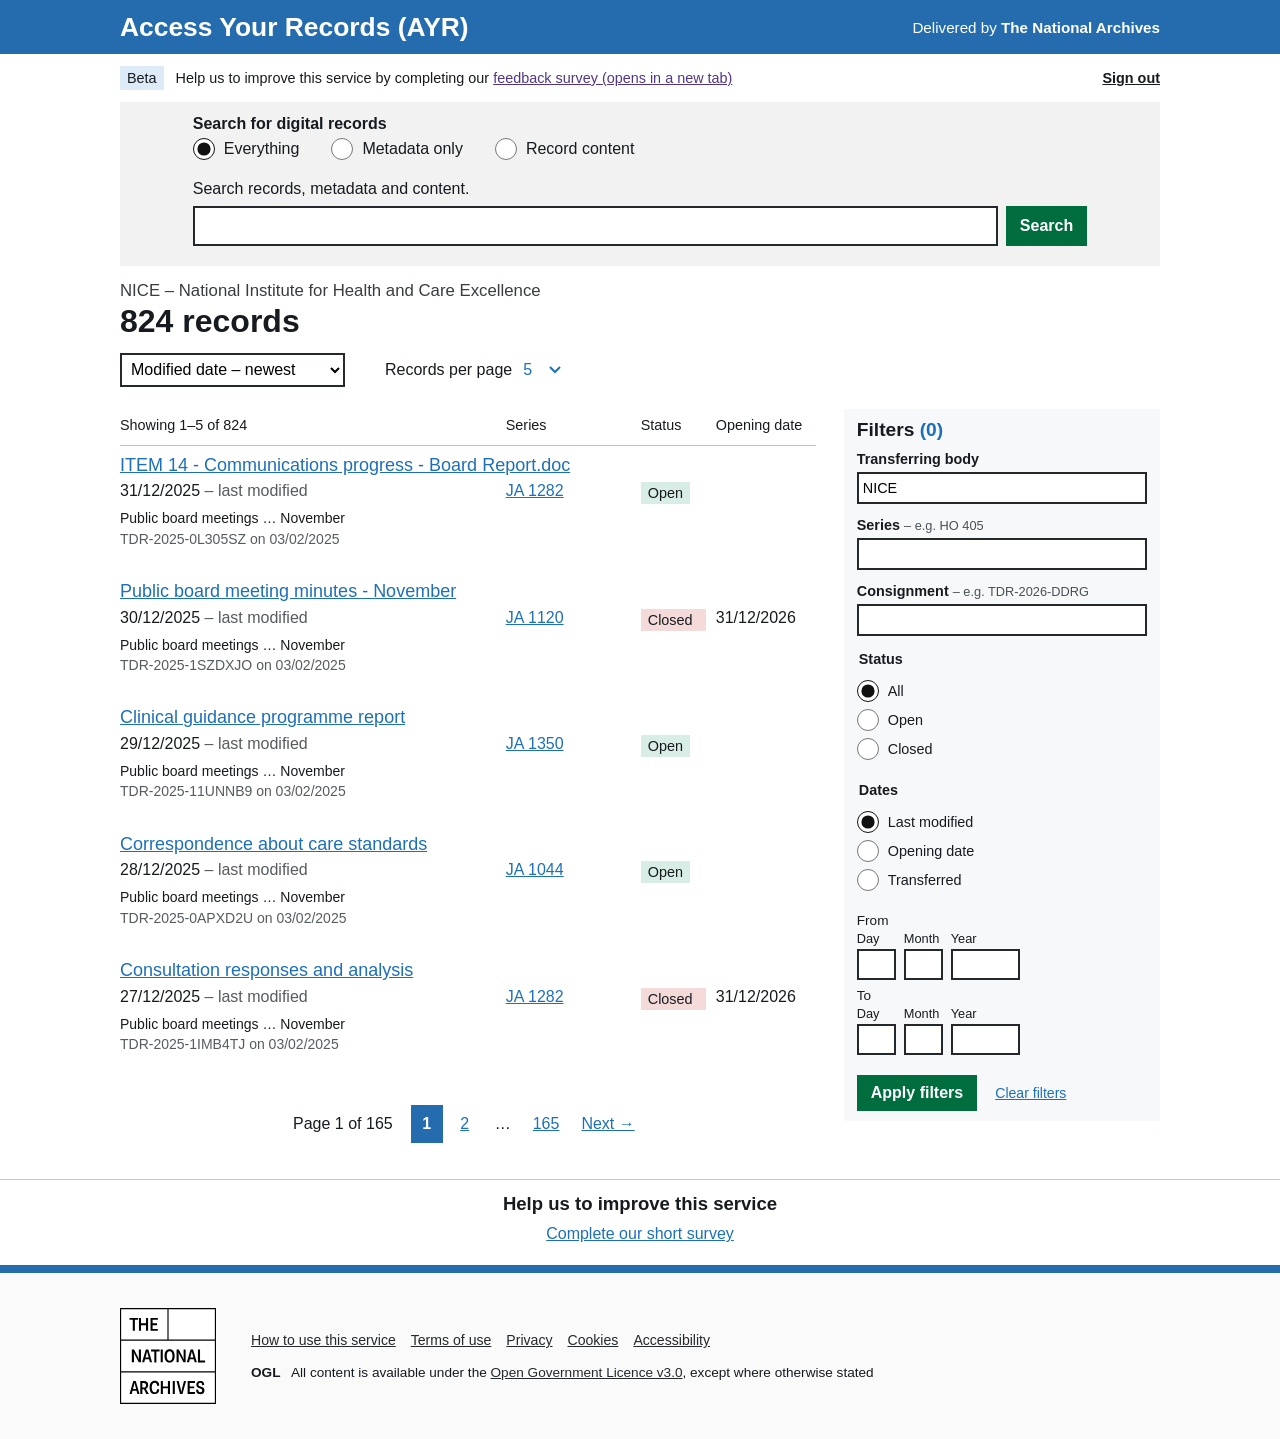
<file: ayr/search/v1/index.html>
<!doctype html>
<html lang="en">
<head>
<meta charset="utf-8"><meta name="viewport" content="width=device-width, initial-scale=1">
<title>Browse digital records – Access Your Records</title>
<style>
:root{font-family:Arial,Helvetica,sans-serif;color:#171b1f;font-size:16px;-webkit-text-size-adjust:100%;text-size-adjust:100%}*{box-sizing:border-box}body{margin:0;background:white}button,input,select{font:inherit}button{cursor:pointer}a,.link-button{color:#1d70b8;text-decoration:underline}.container{max-width:1080px;margin-inline:auto;padding-inline:20px}.masthead{background:#246cad;color:#fff}.masthead .container{min-height:54px;display:flex;align-items:center;justify-content:space-between;gap:20px}.masthead strong{font-size:1.65rem}.masthead small{font-size:.95rem}.beta{display:flex;align-items:center;justify-content:space-between;gap:16px;min-height:48px;font-size:.9rem}.beta-tag{background:#dcebf7;padding:4px 7px}.beta p{margin:0}.beta a{color:#51358a}.beta .signout{font-weight:bold;color:#171b1f;white-space:nowrap}.search-panel{background:#f2f2f2;padding:13px 7% 20px;margin-bottom:15px}.search-panel h1{font-size:1rem;margin:0 0 5px}.choices{border:0;padding:0;margin:0 0 20px;display:flex;gap:32px;flex-wrap:wrap}.choices label,.radio-row{display:flex;align-items:center;gap:9px;cursor:pointer}.choices input,.radio-row input{width:22px;height:22px;margin:0;accent-color:#111}.hint{display:block;margin-bottom:8px}.form-line{display:flex;align-items:stretch;gap:8px}.form-line input{border:2px solid #25282a;background:#fff;min-width:0;flex:1;padding:8px;height:40px}.green{background:#006d3e;border:0;color:#fff;font-weight:bold;padding:8px 14px;min-height:36px}.green:hover{background:#00572f}.applied{display:flex;align-items:center;flex-wrap:wrap;gap:8px 15px;margin-top:14px}.applied:empty{display:none}.chip-item{display:inline-flex;align-items:center;gap:7px;max-width:100%;flex-wrap:wrap}.chip-label{color:#41464a;font-size:.9rem;white-space:nowrap}.chip{border:1px solid #1d70b8;color:#1d70b8;background:white;white-space:normal;overflow-wrap:anywhere;padding:5px 8px;display:flex;align-items:center;gap:12px}.chip:hover{background:#eaf2f8}.clear-search{border:0;background:none;color:#1d70b8;text-decoration:underline;margin-left:auto;padding:5px}.org{font-size:1.05rem;margin:0 0 2px;color:#393d40}.count{font-size:2rem;margin:0 0 13px;line-height:1.15}.toolbar{display:flex;align-items:center;gap:40px;margin-bottom:22px}.toolbar select{border:2px solid #24292c;border-radius:0;background:#fff;padding:5px;min-height:34px}.toolbar #sort{min-width:225px}.page-size{display:flex;align-items:center;gap:8px}.page-size select{appearance:none;border:0;color:#1d70b8;width:43px;min-width:0;padding:5px 16px 5px 3px;cursor:pointer;background:#fff url("data:image/svg+xml,%3Csvg xmlns='http://www.w3.org/2000/svg' width='12' height='8' viewBox='0 0 12 8'%3E%3Cpath fill='none' stroke='%231d70b8' stroke-width='2' d='m1 1 5 5 5-5'/%3E%3C/svg%3E") no-repeat right 2px center}.results-grid{display:grid;grid-template-columns:minmax(0,2.2fr) minmax(250px,1fr);gap:28px}.list-head{display:grid;grid-template-columns:minmax(0,1fr) 125px 65px 100px;gap:10px;padding:8px 0 12px;border-bottom:1px solid #bdc2c5;font-size:.9rem}.record{padding:8px 0 22px}#list .record-title{display:block;font-size:18px;line-height:1.3;font-weight:normal;margin-bottom:5px}.excerpt{margin:7px 0 0;font-size:16px;line-height:1.3}.excerpt mark{background:#ffe39a;color:inherit;padding:0 1px}.record-fields{display:grid;grid-template-columns:minmax(0,1fr) 125px 65px 100px;gap:10px;align-items:start;font-size:16px}.record-fields a{color:#1d70b8;font-size:16px}.mobile-meta{display:none}.record-fields .closure{display:contents}.status{display:inline-block;padding:3px 7px;font-size:.9rem}.open{background:#d7ede5}.closed{background:#f5dada}.details{font-size:14px;margin-top:5px;line-height:1.32}.details>div{margin-bottom:2px}.muted{color:#565b60}.filters{background:#f7f8f9;align-self:start;padding:10px 13px}.filters h2{font-size:1.2rem;margin:0 0 10px}.filters h2 span{color:#1d70b8}.filter-field{display:block;margin-bottom:13px;font-size:.9rem;font-weight:bold}.filter-field input{display:block;width:100%;border:2px solid #25282a;height:32px;padding:4px;margin-top:5px;font-weight:normal}.filter-field em{font-size:.8rem;font-weight:normal;font-style:normal;color:#4a5156}.filter-group{border:0;padding:0;margin:15px 0}.filter-group legend{font-weight:bold;font-size:.9rem;margin-bottom:6px}.radio-row{margin:7px 0;font-size:.9rem}.date-label{font-size:.85rem;margin:8px 0 3px}.date-inputs{display:flex;gap:8px}.date-inputs label{font-size:.8rem}.date-inputs input{display:block;border:2px solid #25282a;padding:3px;width:39px;height:31px;margin-top:3px}.date-inputs label:last-child input{width:69px}.filter-actions{display:flex;align-items:center;gap:15px;margin-top:20px}.link-button{border:0;background:none;padding:3px;font-size:.88rem}.pagination[hidden]{display:none}.pagination{display:flex;justify-content:center;align-items:center;gap:6px;margin:28px 0 36px;flex-wrap:wrap}.pagination button{background:white;border:0;color:#1d70b8;text-decoration:underline;min-width:32px;min-height:38px;padding:6px 8px}.pagination button[aria-current="page"]{background:#246cad;color:white;text-decoration:none;font-weight:bold}.pagination button:disabled{color:#888;text-decoration:none;cursor:default}.pagination .ellipsis{padding:0 8px}.empty{padding:24px 0}.survey{border-top:1px solid #c7cbd0;text-align:center;padding:13px 20px 22px}.survey h2{font-size:1.16rem;margin:0 0 10px}.footer{border-top:8px solid #246cad;background:#fafafa;padding:35px 0;min-height:145px}.footer .container{display:flex;gap:35px;align-items:center}.tna-mark{display:block;width:96px;height:96px;flex:none}.footer nav{display:flex;flex-wrap:wrap;gap:15px;font-size:.88rem}.footer a{color:#25292c}.footer p{font-size:.85rem;margin:17px 0 0}.footer-content{min-width:0}button:focus-visible,input:focus-visible,select:focus-visible,a:focus-visible{outline:3px solid #ffbf47;outline-offset:2px}
@media(max-width:750px){.container{padding-inline:16px}.masthead .container{min-height:50px}.masthead strong{font-size:1.2rem}.masthead small{font-size:.75rem;text-align:right}.beta{font-size:.78rem}.search-panel{padding:18px}.choices{gap:8px 20px;margin-bottom:16px}.toolbar{gap:12px;flex-wrap:wrap}.results-grid{display:flex;flex-direction:column}.filters{order:2}.list-head{display:block}.list-head span:not(:first-child){display:none}.record-fields{display:flex;flex-direction:column;align-items:flex-start;gap:7px}.record-fields .opening:empty{display:none}.record-fields .closure{display:flex;align-items:center;gap:14px;flex-wrap:wrap}.mobile-meta{display:inline}.record{padding:8px 0 28px}.footer .container{align-items:start}.footer nav{gap:10px}}
@media(max-width:480px){.masthead small{display:none}.beta .signout{display:none}.form-line{flex-wrap:wrap}.form-line input{flex-basis:100%}.org{font-size:.95rem}.count{font-size:1.7rem}.footer .container{gap:16px}.tna-mark{width:72px;height:72px}}
</style>
</head>
<body>
<header class="masthead"><div class="container"><strong>Access Your Records (AYR)</strong><small>Delivered by <b>The National Archives</b></small></div></header>
<div class="container beta"><p><span class="beta-tag">Beta</span> &nbsp; Help us to improve this service by completing our <a href="#survey">feedback survey (opens in a new tab)</a></p><a class="signout" href="#" onclick="return false">Sign out</a></div>
<main class="container">
<section class="search-panel" aria-labelledby="search-title"><h1 id="search-title">Search for digital records</h1><form id="search-form"><fieldset class="choices" aria-label="Search in"><label><input type="radio" name="scope" value="Everything" checked> Everything</label><label><input type="radio" name="scope" value="Metadata only"> Metadata only</label><label><input type="radio" name="scope" value="Record content"> Record content</label></fieldset><label class="hint" id="hint" for="term">Search records, metadata and content.</label><div class="form-line"><input type="search" id="term" autocomplete="off"><button class="green" type="submit">Search</button></div></form><div id="applied" class="applied" aria-live="polite"></div></section>
<p class="org">NICE – National Institute for Health and Care Excellence</p><h2 class="count" id="count" aria-live="polite">824 records</h2>
<div class="toolbar"><label><span style="position:absolute;clip-path:inset(50%)">Sort records</span><select id="sort"><option value="new">Modified date – newest</option><option value="old">Modified date – oldest</option><option value="title">Title – A to Z</option></select></label><label class="page-size">Records per page <select id="page-size"><option>5</option><option>10</option><option>20</option></select></label></div>
<div class="results-grid"><div><div class="list-head"><span id="range" aria-live="polite">Showing 1–5 of 824</span><span>Series</span><span>Status</span><span>Opening date</span></div><div id="list"></div><nav id="pagination" class="pagination" aria-label="Results pages"></nav></div>
<aside class="filters"><h2>Filters <span id="filter-count">(0)</span></h2><form id="filter-form"><label class="filter-field">Transferring body<input id="body-filter" value="NICE"></label><label class="filter-field">Series <em>– e.g. HO 405</em><input id="series-filter"></label><label class="filter-field">Consignment <em>– e.g. TDR-2026-DDRG</em><input id="consignment-filter"></label><fieldset class="filter-group"><legend>Status</legend><label class="radio-row"><input type="radio" name="status" value="All" checked> All</label><label class="radio-row"><input type="radio" name="status" value="Open"> Open</label><label class="radio-row"><input type="radio" name="status" value="Closed"> Closed</label></fieldset><fieldset class="filter-group"><legend>Dates</legend><label class="radio-row"><input type="radio" name="date-type" value="Last modified" checked> Last modified</label><label class="radio-row"><input type="radio" name="date-type" value="Opening date"> Opening date</label><label class="radio-row"><input type="radio" name="date-type" value="Transferred"> Transferred</label></fieldset><div class="date-label">From</div><div class="date-inputs"><label>Day<input id="from-day" inputmode="numeric" maxlength="2"></label><label>Month<input id="from-month" inputmode="numeric" maxlength="2"></label><label>Year<input id="from-year" inputmode="numeric" maxlength="4"></label></div><div class="date-label">To</div><div class="date-inputs"><label>Day<input id="to-day" inputmode="numeric" maxlength="2"></label><label>Month<input id="to-month" inputmode="numeric" maxlength="2"></label><label>Year<input id="to-year" inputmode="numeric" maxlength="4"></label></div><div class="filter-actions"><button type="submit" class="green">Apply filters</button><button type="button" id="clear-filters" class="link-button">Clear filters</button></div></form></aside></div>
</main><section class="survey" id="survey"><h2>Help us to improve this service</h2><a href="#survey" onclick="return false">Complete our short survey</a></section><footer class="footer"><div class="container"><img class="tna-mark" src="tna-square-logo.svg" alt="The National Archives" width="96" height="96"><div class="footer-content"><nav><a href="#" onclick="return false">How to use this service</a><a href="#" onclick="return false">Terms of use</a><a href="#" onclick="return false">Privacy</a><a href="#" onclick="return false">Cookies</a><a href="#" onclick="return false">Accessibility</a></nav><p><b>OGL</b> &nbsp; All content is available under the <a href="#" onclick="return false">Open Government Licence v3.0</a>, except where otherwise stated</p></div></div></footer>
<script>
const titles=['ITEM 14 - Communications progress - Board Report.doc','Public board meeting minutes - November','Clinical guidance programme report','Correspondence about care standards','Consultation responses and analysis','Research advisory group papers','Policy and planning update','Annual review of service delivery','Evidence review and recommendations','Committee meeting agenda and papers','Digital records transfer schedule','Programme assessment summary'];
const snippets=['This record contains papers prepared for the National Institute for Health and Care Excellence board and its working groups.','Minutes and supporting documents concerning the public board meeting and subsequent actions.','A report considering programme progress, evidence and recommendations for future work.','Correspondence and briefing material relating to the development of national guidance.'];
const series=['JA 1282','JA 1120','JA 1350','JA 1044'];
const state={chips:[],page:1,filters:null};
const $=id=>document.getElementById(id), escapeHTML=s=>String(s).replace(/[&<>"']/g,c=>({'&':'&amp;','<':'&lt;','>':'&gt;','"':'&quot;'}[c]));
const hints={'Everything':'Search records, metadata and content.','Metadata only':'Search record metadata.','Record content':'Search within record content.'};
function highlightedExcerpt(value){const terms=[...new Set(state.chips.filter(c=>c.scope==='Record content').map(c=>c.term).filter(Boolean))].sort((a,b)=>b.length-a.length);if(!terms.length)return escapeHTML(value);const escaped=terms.map(t=>t.replace(/[.*+?^${}()|[\]\\]/g,'\\$&'));const matcher=new RegExp(escaped.join('|'),'gi');let html='',last=0;for(const match of value.matchAll(matcher)){html+=escapeHTML(value.slice(last,match.index))+'<mark>'+escapeHTML(match[0])+'</mark>';last=match.index+match[0].length}return html+escapeHTML(value.slice(last))}
function totalCount(){let n=824;state.chips.forEach((chip,i)=>{n=Math.floor(n*(i===0?.237:i===1?.095:.12))});if(state.filters){const f=state.filters;if(f.body&&f.body.toLowerCase()!=='nice'&&!('national institute for health and care excellence').includes(f.body.toLowerCase()))return 0;if(f.series)n=Math.floor(n*(f.series.toLowerCase()==='ja 1282'?.27:.12));if(f.consignment)n=Math.floor(n*.18);if(f.status!=='All')n=Math.floor(n*.5);if(f.from||f.to)n=Math.floor(n*.38)}return Math.max(0,n)}
function seededRecord(index,total){const sort=$('sort').value;let i=sort==='old'?total-1-index:index;let alphabetical=[...titles.keys()].sort((a,b)=>titles[a].localeCompare(titles[b]));let k=sort==='title'?alphabetical[Math.min(titles.length-1,Math.floor(index*titles.length/total))]:i%titles.length;let status=i%3===1?'Closed':'Open';let modified=new Date(Date.UTC(2025,11,31)-i*86400000);let year=modified.getUTCFullYear();let day=String(modified.getUTCDate()).padStart(2,'0');let month=String(modified.getUTCMonth()+1).padStart(2,'0');let date=`${day}/${month}/${year}`;let title=titles[k],excerpt=snippets[i%snippets.length],seriesValue=series[i%series.length],reference=`TDR-${year}-${(Math.imul(i+83,2654435761)>>>0).toString(36).toUpperCase().padStart(7,'0')}`;let extra='';
for(const chip of state.chips){let q=chip.term;if(chip.scope==='Metadata only'){if(/^\d{1,2}\/\d{1,2}\/\d{4}$/.test(q))date=q;else if(/^[A-Za-z]{1,5}\s*\d+/.test(q))seriesValue=q.toUpperCase();else extra+=(extra?' · ':'')+`Subject: ${q}`}else if(chip.scope==='Record content')excerpt+=` The record content includes ${q}.`;else if(/^\d{1,2}\/\d{1,2}\/\d{4}$/.test(q))date=q;else if(/^[A-Za-z]{1,5}\s*\d+/.test(q))seriesValue=q.toUpperCase();else if(!title.toLowerCase().includes(q.toLowerCase()))title+=` – ${q}`}
if(i>=titles.length&&sort!=='title')title+=` – file ${String(i+1).padStart(3,'0')}`;
const f=state.filters;if(f){if(f.series)seriesValue=f.series.toUpperCase();if(f.consignment)reference=f.consignment;if(f.status!=='All')status=f.status;if(f.from)date=f.from;if(f.to&&!f.from)date=f.to}
return {title,excerpt,seriesValue,reference,status,date,opening:status==='Closed'?'31/12/2026':'',extra};}
function renderChips(){const applied=$('applied');applied.replaceChildren();for(const scope of ['Everything','Metadata only','Record content'].filter(scope=>state.chips.some(c=>c.scope===scope))){let item=document.createElement('div');item.className='chip-item';let label=document.createElement('span');label.className='chip-label';label.textContent={'Everything':'Everything','Metadata only':'Metadata','Record content':'Content'}[scope];item.append(label);for(const chip of state.chips.filter(c=>c.scope===scope)){let b=document.createElement('button');b.type='button';b.className='chip';b.setAttribute('aria-label',`Remove ${chip.term} from ${scope} search`);b.textContent=chip.term+'  ×';b.addEventListener('click',()=>{state.chips=state.chips.filter(c=>c!==chip);state.page=1;render();$('term').focus()});item.append(b)}applied.append(item)}if(state.chips.length>1){let clear=document.createElement('button');clear.className='clear-search';clear.type='button';clear.textContent='Clear search';clear.onclick=()=>{state.chips=[];state.page=1;render();$('term').focus()};applied.append(clear)}}
function pageButton(label,page,current=false){const b=document.createElement('button');b.type='button';b.textContent=label;if(current)b.setAttribute('aria-current','page');b.setAttribute('aria-label',typeof label==='number'?`Page ${label}`:label);b.onclick=()=>{state.page=page;render();$('range').scrollIntoView({block:'start'})};return b}
function renderPagination(pages){const nav=$('pagination');nav.replaceChildren();nav.hidden=pages<=1;if(pages<=1)return;let position=document.createElement('span');position.textContent=`Page ${state.page} of ${pages}`;position.style.marginRight='12px';nav.append(position);let selected=new Set([1,pages,state.page-1,state.page,state.page+1].filter(p=>p>=1&&p<=pages));if(state.page>1)nav.append(pageButton('← Previous',state.page-1));let prev=0;for(const p of [...selected].sort((a,b)=>a-b)){if(prev&&p-prev>1){let ellipsis=document.createElement('span');ellipsis.className='ellipsis';ellipsis.textContent='…';nav.append(ellipsis)}nav.append(pageButton(p,p,p===state.page));prev=p}if(state.page<pages)nav.append(pageButton('Next →',state.page+1))}
function render(){renderChips();let total=totalCount(),size=Number($('page-size').value),pages=Math.ceil(total/size);state.page=Math.max(1,Math.min(state.page,pages||1));$('count').textContent=`${total} ${total===1?'record':'records'}`;let start=(state.page-1)*size,end=Math.min(total,start+size);$('range').textContent=total?`Showing ${start+1}–${end} of ${total}`:'Showing 0 of 0';let html='';for(let index=start;index<end;index++){let r=seededRecord(index,total);html+=`<article class="record"><a class="record-title" href="#" onclick="return false">${escapeHTML(r.title)}</a><div class="record-fields"><span>${escapeHTML(r.date)} <span class="muted">– last modified</span></span><span><a href="#" onclick="return false">${escapeHTML(r.seriesValue)}</a><span class="mobile-meta"> – series</span></span>${r.status==='Closed'?`<span class="closure"><span class="status closed">Closed</span><span class="opening">${r.opening}<span class="mobile-meta"> – opening date</span></span></span>`:`<span><span class="status open">Open</span></span><span class="opening"></span>`}</div><div class="details"><div>Public board meetings … November</div><div class="muted">${escapeHTML(r.reference)} on 03/02/2025${r.extra?' · '+escapeHTML(r.extra):''}</div></div>${state.chips.some(c=>c.scope==='Record content')?`<p class="excerpt">${highlightedExcerpt(r.excerpt)}</p>`:''}</article>`}$('list').innerHTML=html||'<p class="empty">No records found. Try removing a search term or clearing the filters.</p>';renderPagination(pages);$('filter-count').textContent=`(${state.filters?Object.entries(state.filters).filter(([key,value])=>key!=='body'&&key!=='status'&&key!=='dateType'&&value).length+(state.filters.status!=='All'?1:0):0})`}
$('search-form').addEventListener('submit',e=>{e.preventDefault();let value=$('term').value.trim();if(!value){$('term').focus();return}state.chips.push({term:value,scope:e.currentTarget.elements.scope.value});$('term').value='';state.page=1;render();$('term').focus()});$('search-form').addEventListener('change',e=>{if(e.target.name==='scope')$('hint').textContent=hints[e.target.value]});$('sort').addEventListener('change',()=>{state.page=1;render()});$('page-size').addEventListener('change',()=>{state.page=1;render()});
function enteredDate(prefix){let y=$(prefix+'-year').value.trim(),m=$(prefix+'-month').value.trim(),d=$(prefix+'-day').value.trim();return y?`${(d||'01').padStart(2,'0')}/${(m||'01').padStart(2,'0')}/${y}`:''}
$('filter-form').addEventListener('submit',e=>{e.preventDefault();state.filters={body:$('body-filter').value.trim(),series:$('series-filter').value.trim(),consignment:$('consignment-filter').value.trim(),status:e.currentTarget.elements.status.value,dateType:e.currentTarget.elements['date-type'].value,from:enteredDate('from'),to:enteredDate('to')};state.page=1;render()});$('clear-filters').onclick=()=>{$('filter-form').reset();['series-filter','consignment-filter','from-day','from-month','from-year','to-day','to-month','to-year'].forEach(id=>$(id).value='');$('body-filter').value='NICE';state.filters=null;state.page=1;render()};render();
</script>
</body></html>
</file>
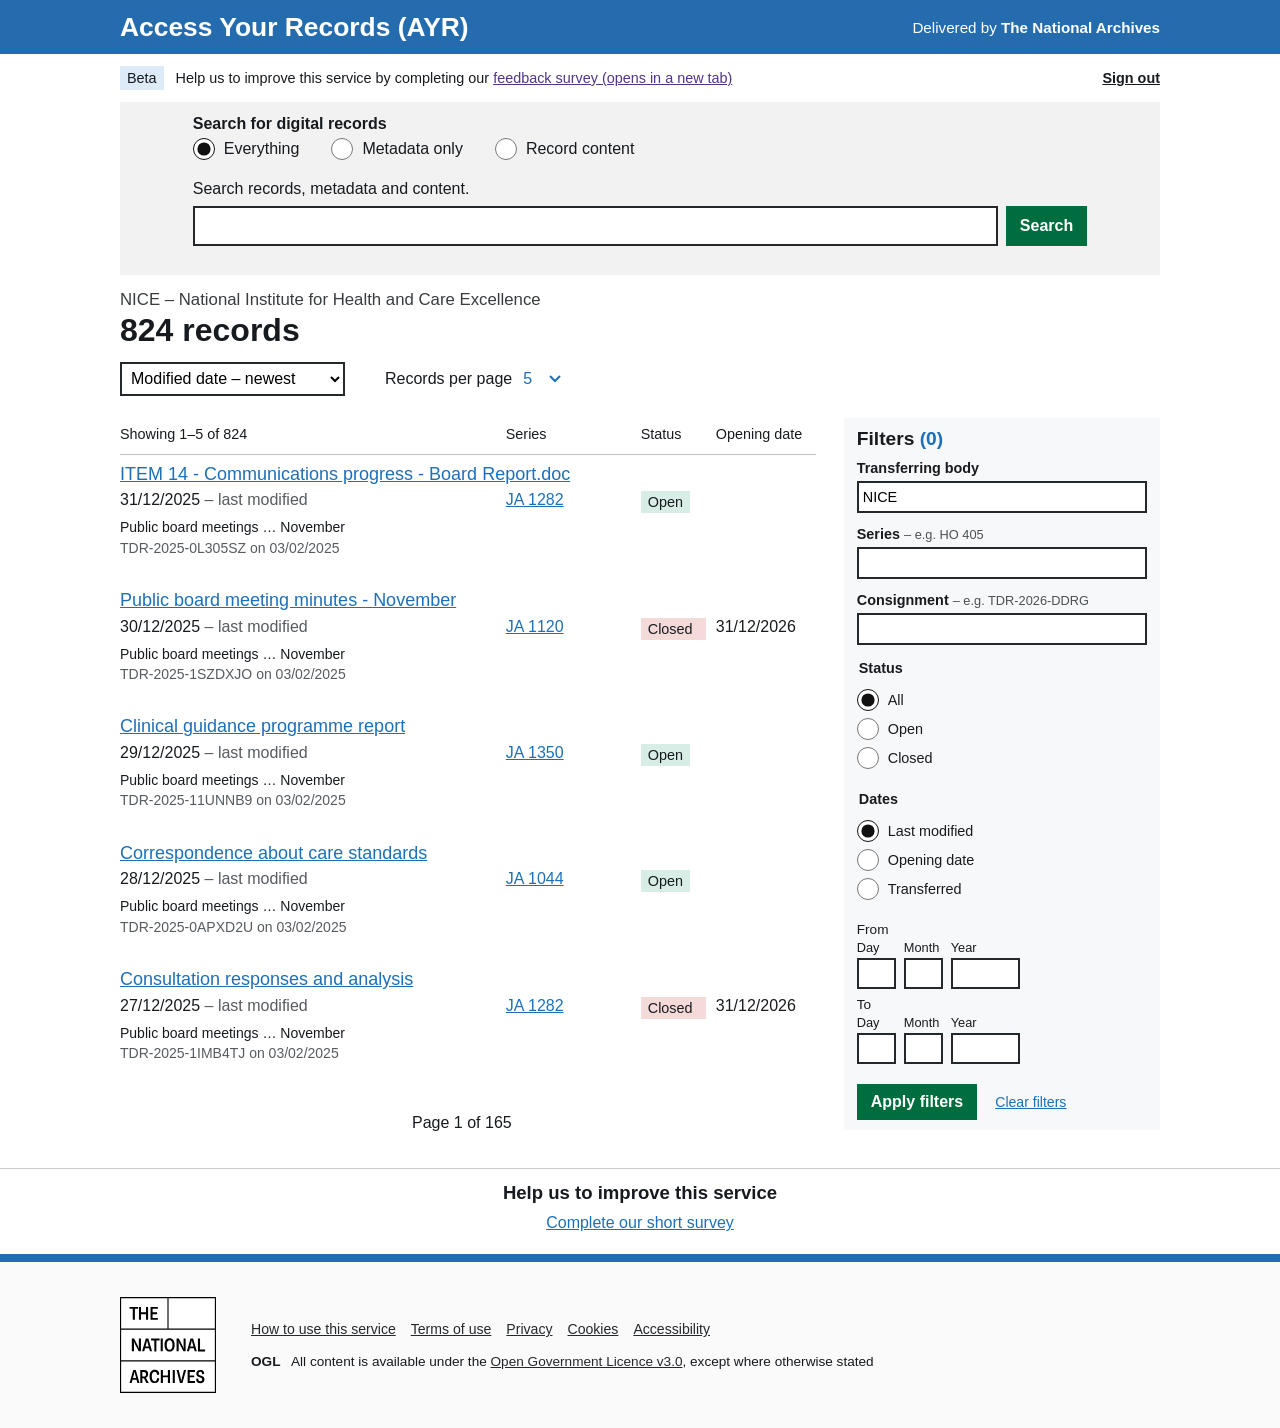
<file: ayr/search/v2/index.html>
<!doctype html>
<html lang="en">
<head>
<meta charset="utf-8"><meta name="viewport" content="width=device-width, initial-scale=1">
<title>Browse digital records – Access Your Records</title>
<style>
:root{font-family:Arial,Helvetica,sans-serif;color:#171b1f;font-size:16px;-webkit-text-size-adjust:100%;text-size-adjust:100%}*{box-sizing:border-box}body{margin:0;background:white}button,input,select{font:inherit}button{cursor:pointer}a,.link-button{color:#1d70b8;text-decoration:underline}.container{max-width:1080px;margin-inline:auto;padding-inline:20px}.masthead{background:#246cad;color:#fff}.masthead .container{min-height:54px;display:flex;align-items:center;justify-content:space-between;gap:20px}.masthead strong{font-size:1.65rem}.masthead small{font-size:.95rem}.beta{display:flex;align-items:center;justify-content:space-between;gap:16px;min-height:48px;font-size:.9rem}.beta-tag{background:#dcebf7;padding:4px 7px}.beta p{margin:0}.beta a{color:#51358a}.beta .signout{font-weight:bold;color:#171b1f;white-space:nowrap}.search-panel{background:#f2f2f2;padding:13px 7% 20px;margin-bottom:15px}.search-panel h1{font-size:1rem;margin:0 0 5px}.choices{border:0;padding:0;margin:0 0 20px;display:flex;gap:32px;flex-wrap:wrap}.choices label,.radio-row{display:flex;align-items:center;gap:9px;cursor:pointer}.choices input,.radio-row input{width:22px;height:22px;margin:0;accent-color:#111}.hint{display:block;margin-bottom:8px}.form-line{display:flex;align-items:stretch;gap:8px}.form-line input{border:2px solid #25282a;background:#fff;min-width:0;flex:1;padding:8px;height:40px}.green{background:#006d3e;border:0;color:#fff;font-weight:bold;padding:8px 14px;min-height:36px}.green:hover{background:#00572f}.applied{display:flex;align-items:center;flex-wrap:wrap;gap:8px 15px;margin-top:14px}.applied:empty{display:none}.chip-item{display:inline-flex;align-items:center;gap:7px;max-width:100%;flex-wrap:wrap}.chip-label{color:#41464a;font-size:.9rem;white-space:nowrap}.chip{border:1px solid #1d70b8;color:#1d70b8;background:white;white-space:normal;overflow-wrap:anywhere;padding:5px 8px;display:flex;align-items:center;gap:12px}.chip:hover{background:#eaf2f8}.clear-search{border:0;background:none;color:#1d70b8;text-decoration:underline;padding:5px}.add-term-row{text-align:center;margin-top:9px}.add-term{border:0;background:none;color:#1d70b8;text-decoration:underline;padding:3px}.add-term[hidden]{display:none}.org{font-size:1.05rem;margin:0 0 2px;color:#393d40}.count{font-size:2rem;margin:0 0 13px;line-height:1.15}.toolbar{display:flex;align-items:center;gap:40px;margin-bottom:22px}.toolbar select{border:2px solid #24292c;border-radius:0;background:#fff;padding:5px;min-height:34px}.toolbar #sort{min-width:225px}.page-size{display:flex;align-items:center;gap:8px}.page-size select{appearance:none;border:0;color:#1d70b8;width:43px;min-width:0;padding:5px 16px 5px 3px;cursor:pointer;background:#fff url("data:image/svg+xml,%3Csvg xmlns='http://www.w3.org/2000/svg' width='12' height='8' viewBox='0 0 12 8'%3E%3Cpath fill='none' stroke='%231d70b8' stroke-width='2' d='m1 1 5 5 5-5'/%3E%3C/svg%3E") no-repeat right 2px center}.results-grid{display:grid;grid-template-columns:minmax(0,2.2fr) minmax(250px,1fr);gap:28px}.list-head{display:grid;grid-template-columns:minmax(0,1fr) 125px 65px 100px;gap:10px;padding:8px 0 12px;border-bottom:1px solid #bdc2c5;font-size:.9rem}.record{padding:8px 0 22px}#list .record-title{display:block;font-size:18px;line-height:1.3;font-weight:normal;margin-bottom:5px}.excerpt{margin:7px 0 0;font-size:16px;line-height:1.3}.excerpt mark{background:#ffe39a;color:inherit;padding:0 1px}.record-fields{display:grid;grid-template-columns:minmax(0,1fr) 125px 65px 100px;gap:10px;align-items:start;font-size:16px}.record-fields a{color:#1d70b8;font-size:16px}.mobile-meta{display:none}.record-fields .closure{display:contents}.status{display:inline-block;padding:3px 7px;font-size:.9rem}.open{background:#d7ede5}.closed{background:#f5dada}.details{font-size:14px;margin-top:5px;line-height:1.32}.details>div{margin-bottom:2px}.muted{color:#565b60}.filters{background:#f7f8f9;align-self:start;padding:10px 13px}.filters h2{font-size:1.2rem;margin:0 0 10px}.filters h2 span{color:#1d70b8}.filter-field{display:block;margin-bottom:13px;font-size:.9rem;font-weight:bold}.filter-field input{display:block;width:100%;border:2px solid #25282a;height:32px;padding:4px;margin-top:5px;font-weight:normal}.filter-field em{font-size:.8rem;font-weight:normal;font-style:normal;color:#4a5156}.filter-group{border:0;padding:0;margin:15px 0}.filter-group legend{font-weight:bold;font-size:.9rem;margin-bottom:6px}.radio-row{margin:7px 0;font-size:.9rem}.date-label{font-size:.85rem;margin:8px 0 3px}.date-inputs{display:flex;gap:8px}.date-inputs label{font-size:.8rem}.date-inputs input{display:block;border:2px solid #25282a;padding:3px;width:39px;height:31px;margin-top:3px}.date-inputs label:last-child input{width:69px}.filter-actions{display:flex;align-items:center;gap:15px;margin-top:20px}.link-button{border:0;background:none;padding:3px;font-size:.88rem}.pagination[hidden]{display:none}.pagination{display:flex;justify-content:center;align-items:center;gap:6px;margin:28px 0 36px;flex-wrap:wrap}.pagination button{background:white;border:0;color:#1d70b8;text-decoration:underline;min-width:32px;min-height:38px;padding:6px 8px}.pagination button[aria-current="page"]{background:#246cad;color:white;text-decoration:none;font-weight:bold}.pagination button:disabled{color:#888;text-decoration:none;cursor:default}.pagination .ellipsis{padding:0 8px}.empty{padding:24px 0}.survey{border-top:1px solid #c7cbd0;text-align:center;padding:13px 20px 22px}.survey h2{font-size:1.16rem;margin:0 0 10px}.footer{border-top:8px solid #246cad;background:#fafafa;padding:35px 0;min-height:145px}.footer .container{display:flex;gap:35px;align-items:center}.tna-mark{display:block;width:96px;height:96px;flex:none}.footer nav{display:flex;flex-wrap:wrap;gap:15px;font-size:.88rem}.footer a{color:#25292c}.footer p{font-size:.85rem;margin:17px 0 0}.footer-content{min-width:0}button:focus-visible,select:focus-visible,a:focus-visible{outline:3px solid #ffdd00;outline-offset:0;box-shadow:0 0 0 2px #0b0c0c}input:focus-visible{outline:4px solid #ffdd00;outline-offset:0;box-shadow:inset 0 0 0 2px #0b0c0c}
@media(max-width:750px){.container{padding-inline:16px}.masthead .container{min-height:50px}.masthead strong{font-size:1.2rem}.masthead small{font-size:.75rem;text-align:right}.beta{font-size:.78rem}.search-panel{padding:18px}.choices{gap:8px 20px;margin-bottom:16px}.toolbar{gap:12px;flex-wrap:wrap}.results-grid{display:flex;flex-direction:column}.filters{order:2}.list-head{display:block}.list-head span:not(:first-child){display:none}.record-fields{display:flex;flex-direction:column;align-items:flex-start;gap:7px}.record-fields .opening:empty{display:none}.record-fields .closure{display:flex;align-items:center;gap:14px;flex-wrap:wrap}.mobile-meta{display:inline}.record{padding:8px 0 28px}.footer .container{align-items:start}.footer nav{gap:10px}}
@media(max-width:480px){.masthead small{display:none}.beta .signout{display:none}.form-line{flex-wrap:wrap}.form-line input{flex-basis:100%}.org{font-size:.95rem}.count{font-size:1.7rem}.footer .container{gap:16px}.tna-mark{width:72px;height:72px}}

#addTerm, #add, .add-term, .add-search-term { font-size: 18px; }
</style>
</head>
<body>
<header class="masthead"><div class="container"><strong>Access Your Records (AYR)</strong><small>Delivered by <b>The National Archives</b></small></div></header>
<div class="container beta"><p><span class="beta-tag">Beta</span> &nbsp; Help us to improve this service by completing our <a href="#survey">feedback survey (opens in a new tab)</a></p><a class="signout" href="#" onclick="return false">Sign out</a></div>
<main class="container">
<section class="search-panel" aria-labelledby="search-title"><h1 id="search-title">Search for digital records</h1><form id="search-form"><fieldset class="choices" aria-label="Search in"><label><input type="radio" name="scope" value="Everything" checked> Everything</label><label><input type="radio" name="scope" value="Metadata only"> Metadata only</label><label><input type="radio" name="scope" value="Record content"> Record content</label></fieldset><label class="hint" id="hint" for="term">Search records, metadata and content.</label><div class="form-line"><input type="search" id="term" autocomplete="off"><button class="green" type="submit">Search</button></div></form><div id="applied" class="applied" aria-live="polite"></div><div class="add-term-row"><button type="button" id="add-term" class="add-term" hidden>Add another search term</button></div></section>
<p class="org">NICE – National Institute for Health and Care Excellence</p><h2 class="count" id="count" aria-live="polite">824 records</h2>
<div class="toolbar"><label><span style="position:absolute;clip-path:inset(50%)">Sort records</span><select id="sort"><option value="new">Modified date – newest</option><option value="old">Modified date – oldest</option><option value="title">Title – A to Z</option></select></label><label class="page-size">Records per page <select id="page-size"><option>5</option><option>10</option><option>20</option></select></label></div>
<div class="results-grid"><div><div class="list-head"><span id="range" aria-live="polite">Showing 1–5 of 824</span><span>Series</span><span>Status</span><span>Opening date</span></div><div id="list"></div><nav id="pagination" class="pagination" aria-label="Results pages"></nav></div>
<aside class="filters"><h2>Filters <span id="filter-count">(0)</span></h2><form id="filter-form"><label class="filter-field">Transferring body<input id="body-filter" value="NICE"></label><label class="filter-field">Series <em>– e.g. HO 405</em><input id="series-filter"></label><label class="filter-field">Consignment <em>– e.g. TDR-2026-DDRG</em><input id="consignment-filter"></label><fieldset class="filter-group"><legend>Status</legend><label class="radio-row"><input type="radio" name="status" value="All" checked> All</label><label class="radio-row"><input type="radio" name="status" value="Open"> Open</label><label class="radio-row"><input type="radio" name="status" value="Closed"> Closed</label></fieldset><fieldset class="filter-group"><legend>Dates</legend><label class="radio-row"><input type="radio" name="date-type" value="Last modified" checked> Last modified</label><label class="radio-row"><input type="radio" name="date-type" value="Opening date"> Opening date</label><label class="radio-row"><input type="radio" name="date-type" value="Transferred"> Transferred</label></fieldset><div class="date-label">From</div><div class="date-inputs"><label>Day<input id="from-day" inputmode="numeric" maxlength="2"></label><label>Month<input id="from-month" inputmode="numeric" maxlength="2"></label><label>Year<input id="from-year" inputmode="numeric" maxlength="4"></label></div><div class="date-label">To</div><div class="date-inputs"><label>Day<input id="to-day" inputmode="numeric" maxlength="2"></label><label>Month<input id="to-month" inputmode="numeric" maxlength="2"></label><label>Year<input id="to-year" inputmode="numeric" maxlength="4"></label></div><div class="filter-actions"><button type="submit" class="green">Apply filters</button><button type="button" id="clear-filters" class="link-button">Clear filters</button></div></form></aside></div>
</main><section class="survey" id="survey"><h2>Help us to improve this service</h2><a href="#survey" onclick="return false">Complete our short survey</a></section><footer class="footer"><div class="container"><img class="tna-mark" src="tna-square-logo.svg" alt="The National Archives" width="96" height="96"><div class="footer-content"><nav><a href="#" onclick="return false">How to use this service</a><a href="#" onclick="return false">Terms of use</a><a href="#" onclick="return false">Privacy</a><a href="#" onclick="return false">Cookies</a><a href="#" onclick="return false">Accessibility</a></nav><p><b>OGL</b> &nbsp; All content is available under the <a href="#" onclick="return false">Open Government Licence v3.0</a>, except where otherwise stated</p></div></div></footer>
<script>
const titles=['ITEM 14 - Communications progress - Board Report.doc','Public board meeting minutes - November','Clinical guidance programme report','Correspondence about care standards','Consultation responses and analysis','Research advisory group papers','Policy and planning update','Annual review of service delivery','Evidence review and recommendations','Committee meeting agenda and papers','Digital records transfer schedule','Programme assessment summary'];
const snippets=['This record contains papers prepared for the National Institute for Health and Care Excellence board and its working groups.','Minutes and supporting documents concerning the public board meeting and subsequent actions.','A report considering programme progress, evidence and recommendations for future work.','Correspondence and briefing material relating to the development of national guidance.'];
const series=['JA 1282','JA 1120','JA 1350','JA 1044'];
const state={chips:[],page:1,filters:null,adding:false};
const $=id=>document.getElementById(id), escapeHTML=s=>String(s).replace(/[&<>"']/g,c=>({'&':'&amp;','<':'&lt;','>':'&gt;','"':'&quot;'}[c]));
const hints={'Everything':'Search records, metadata and content.','Metadata only':'Search record metadata.','Record content':'Search within record content.'};
function highlightedExcerpt(value){const terms=[...new Set(state.chips.filter(c=>c.scope==='Record content').map(c=>c.term).filter(Boolean))].sort((a,b)=>b.length-a.length);if(!terms.length)return escapeHTML(value);const escaped=terms.map(t=>t.replace(/[.*+?^${}()|[\]\\]/g,'\\$&'));const matcher=new RegExp(escaped.join('|'),'gi');let html='',last=0;for(const match of value.matchAll(matcher)){html+=escapeHTML(value.slice(last,match.index))+'<mark>'+escapeHTML(match[0])+'</mark>';last=match.index+match[0].length}return html+escapeHTML(value.slice(last))}
function totalCount(){let n=824;state.chips.forEach((chip,i)=>{n=Math.floor(n*(i===0?.237:i===1?.095:.12))});if(state.filters){const f=state.filters;if(f.body&&f.body.toLowerCase()!=='nice'&&!('national institute for health and care excellence').includes(f.body.toLowerCase()))return 0;if(f.series)n=Math.floor(n*(f.series.toLowerCase()==='ja 1282'?.27:.12));if(f.consignment)n=Math.floor(n*.18);if(f.status!=='All')n=Math.floor(n*.5);if(f.from||f.to)n=Math.floor(n*.38)}return Math.max(0,n)}
function seededRecord(index,total){const sort=$('sort').value;let i=sort==='old'?total-1-index:index;let alphabetical=[...titles.keys()].sort((a,b)=>titles[a].localeCompare(titles[b]));let k=sort==='title'?alphabetical[Math.min(titles.length-1,Math.floor(index*titles.length/total))]:i%titles.length;let status=i%3===1?'Closed':'Open';let modified=new Date(Date.UTC(2025,11,31)-i*86400000);let year=modified.getUTCFullYear();let day=String(modified.getUTCDate()).padStart(2,'0');let month=String(modified.getUTCMonth()+1).padStart(2,'0');let date=`${day}/${month}/${year}`;let title=titles[k],excerpt=snippets[i%snippets.length],seriesValue=series[i%series.length],reference=`TDR-${year}-${(Math.imul(i+83,2654435761)>>>0).toString(36).toUpperCase().padStart(7,'0')}`;let extra='';
for(const chip of state.chips){let q=chip.term;if(chip.scope==='Metadata only'){if(/^\d{1,2}\/\d{1,2}\/\d{4}$/.test(q))date=q;else if(/^[A-Za-z]{1,5}\s*\d+/.test(q))seriesValue=q.toUpperCase();else extra+=(extra?' · ':'')+`Subject: ${q}`}else if(chip.scope==='Record content')excerpt+=` The record content includes ${q}.`;else if(/^\d{1,2}\/\d{1,2}\/\d{4}$/.test(q))date=q;else if(/^[A-Za-z]{1,5}\s*\d+/.test(q))seriesValue=q.toUpperCase();else if(!title.toLowerCase().includes(q.toLowerCase()))title+=` – ${q}`}
if(i>=titles.length&&sort!=='title')title+=` – file ${String(i+1).padStart(3,'0')}`;
const f=state.filters;if(f){if(f.series)seriesValue=f.series.toUpperCase();if(f.consignment)reference=f.consignment;if(f.status!=='All')status=f.status;if(f.from)date=f.from;if(f.to&&!f.from)date=f.to}
return {title,excerpt,seriesValue,reference,status,date,opening:status==='Closed'?'31/12/2026':'',extra};}
function renderChips(){const applied=$('applied');applied.replaceChildren();for(const scope of ['Everything','Metadata only','Record content'].filter(scope=>state.chips.some(c=>c.scope===scope))){let item=document.createElement('div');item.className='chip-item';let label=document.createElement('span');label.className='chip-label';label.textContent={'Everything':'Everything','Metadata only':'Metadata','Record content':'Content'}[scope];item.append(label);for(const chip of state.chips.filter(c=>c.scope===scope)){let b=document.createElement('button');b.type='button';b.className='chip';b.setAttribute('aria-label',`Remove ${chip.term} from ${scope} search`);b.textContent=chip.term+'  ×';b.addEventListener('click',()=>{state.chips=state.chips.filter(c=>c!==chip);state.page=1;if(!state.chips.length){state.adding=false;$('term').value=''}render();$('term').focus()});item.append(b)}applied.append(item)}if(state.chips.length>1){let clear=document.createElement('button');clear.className='clear-search';clear.type='button';clear.textContent='Clear search';clear.onclick=()=>{
  state.chips=[];state.adding=false;$('term').value='';state.page=1;
  $('filter-form').reset();
  ['series-filter','consignment-filter','from-day','from-month','from-year','to-day','to-month','to-year'].forEach(id=>$(id).value='');
  $('body-filter').value='NICE';state.filters=null;
  render();$('term').focus();
};applied.append(clear)}$('add-term').hidden=state.chips.length===0}
function renderPagination(pages){const nav=$('pagination');nav.replaceChildren();nav.hidden=pages<=1;if(pages<=1)return;let position=document.createElement('span');position.textContent=`Page ${state.page} of ${pages}`;position.style.marginRight='12px';nav.append(position);let selected=new Set([1,pages,state.page-1,state.page,state.page+1].filter(p=>p>=1&&p<=pages));if(state.page>1)nav.append(pageButton('← Previous',state.page-1));let prev=0;for(const p of [...selected].sort((a,b)=>a-b)){if(prev&&p-prev>1){let ellipsis=document.createElement('span');ellipsis.className='ellipsis';ellipsis.textContent='…';nav.append(ellipsis)}nav.append(pageButton(p,p,p===state.page));prev=p}if(state.page<pages)nav.append(pageButton('Next →',state.page+1))}
function activeFilterCount(){
  // Count the filter controls themselves so the number always reflects the visible UI.
  let count=0;
  const body=$('body-filter').value.trim();
  if(body && body.toLowerCase()!=='nice')count++;
  if($('series-filter').value.trim())count++;
  if($('consignment-filter').value.trim())count++;
  const status=document.querySelector('input[name="status"]:checked')?.value || 'All';
  if(status==='Open' || status==='Closed')count++;
  const hasFrom=['from-day','from-month','from-year'].some(id=>$(id).value.trim());
  const hasTo=['to-day','to-month','to-year'].some(id=>$(id).value.trim());
  if(hasFrom || hasTo)count++;
  return count;
}
function updateFilterCount(){ $('filter-count').textContent=`(${activeFilterCount()})`; }
function render(){renderChips();let total=totalCount(),size=Number($('page-size').value),pages=Math.ceil(total/size);state.page=Math.max(1,Math.min(state.page,pages||1));$('count').textContent=`${total} ${total===1?'record':'records'}`;let start=(state.page-1)*size,end=Math.min(total,start+size);$('range').textContent=total?`Showing ${start+1}–${end} of ${total}`:'Showing 0 of 0';let html='';for(let index=start;index<end;index++){let r=seededRecord(index,total);html+=`<article class="record"><a class="record-title" href="#" onclick="return false">${escapeHTML(r.title)}</a><div class="record-fields"><span>${escapeHTML(r.date)} <span class="muted">– last modified</span></span><span><a href="#" onclick="return false">${escapeHTML(r.seriesValue)}</a><span class="mobile-meta"> – series</span></span>${r.status==='Closed'?`<span class="closure"><span class="status closed">Closed</span><span class="opening">${r.opening}<span class="mobile-meta"> – opening date</span></span></span>`:`<span><span class="status open">Open</span></span><span class="opening"></span>`}</div><div class="details"><div>Public board meetings … November</div><div class="muted">${escapeHTML(r.reference)} on 03/02/2025${r.extra?' · '+escapeHTML(r.extra):''}</div></div>${state.chips.some(c=>c.scope==='Record content')?`<p class="excerpt">${highlightedExcerpt(r.excerpt)}</p>`:''}</article>`}$('list').innerHTML=html||'<p class="empty">No records found. Try removing a search term or clearing the filters.</p>';renderPagination(pages);updateFilterCount()}
$('search-form').addEventListener('submit',e=>{e.preventDefault();let value=$('term').value.trim();if(!value){$('term').focus();return}let scope=e.currentTarget.elements.scope.value;if(state.adding){state.chips.push({term:value,scope});$('term').value=''}else{state.chips=[{term:value,scope}]}state.page=1;render()});$('add-term').addEventListener('click',()=>{state.adding=true;$('term').value='';requestAnimationFrame(()=>$('term').focus({preventScroll:true}))});$('search-form').addEventListener('change',e=>{if(e.target.name==='scope')$('hint').textContent=hints[e.target.value]});$('sort').addEventListener('change',()=>{state.page=1;render()});$('page-size').addEventListener('change',()=>{state.page=1;render()});
function enteredDate(prefix){let y=$(prefix+'-year').value.trim(),m=$(prefix+'-month').value.trim(),d=$(prefix+'-day').value.trim();return y?`${(d||'01').padStart(2,'0')}/${(m||'01').padStart(2,'0')}/${y}`:''}
$('filter-form').addEventListener('input',updateFilterCount);
$('filter-form').addEventListener('change',updateFilterCount);
$('filter-form').addEventListener('submit',e=>{e.preventDefault();state.filters={body:$('body-filter').value.trim(),series:$('series-filter').value.trim(),consignment:$('consignment-filter').value.trim(),status:e.currentTarget.querySelector('input[name="status"]:checked').value,dateType:e.currentTarget.querySelector('input[name="date-type"]:checked').value,from:enteredDate('from'),to:enteredDate('to')};state.page=1;render()});$('clear-filters').onclick=()=>{$('filter-form').reset();['series-filter','consignment-filter','from-day','from-month','from-year','to-day','to-month','to-year'].forEach(id=>$(id).value='');$('body-filter').value='NICE';state.filters=null;state.page=1;render()};render();
</script>
</body></html>
</file>
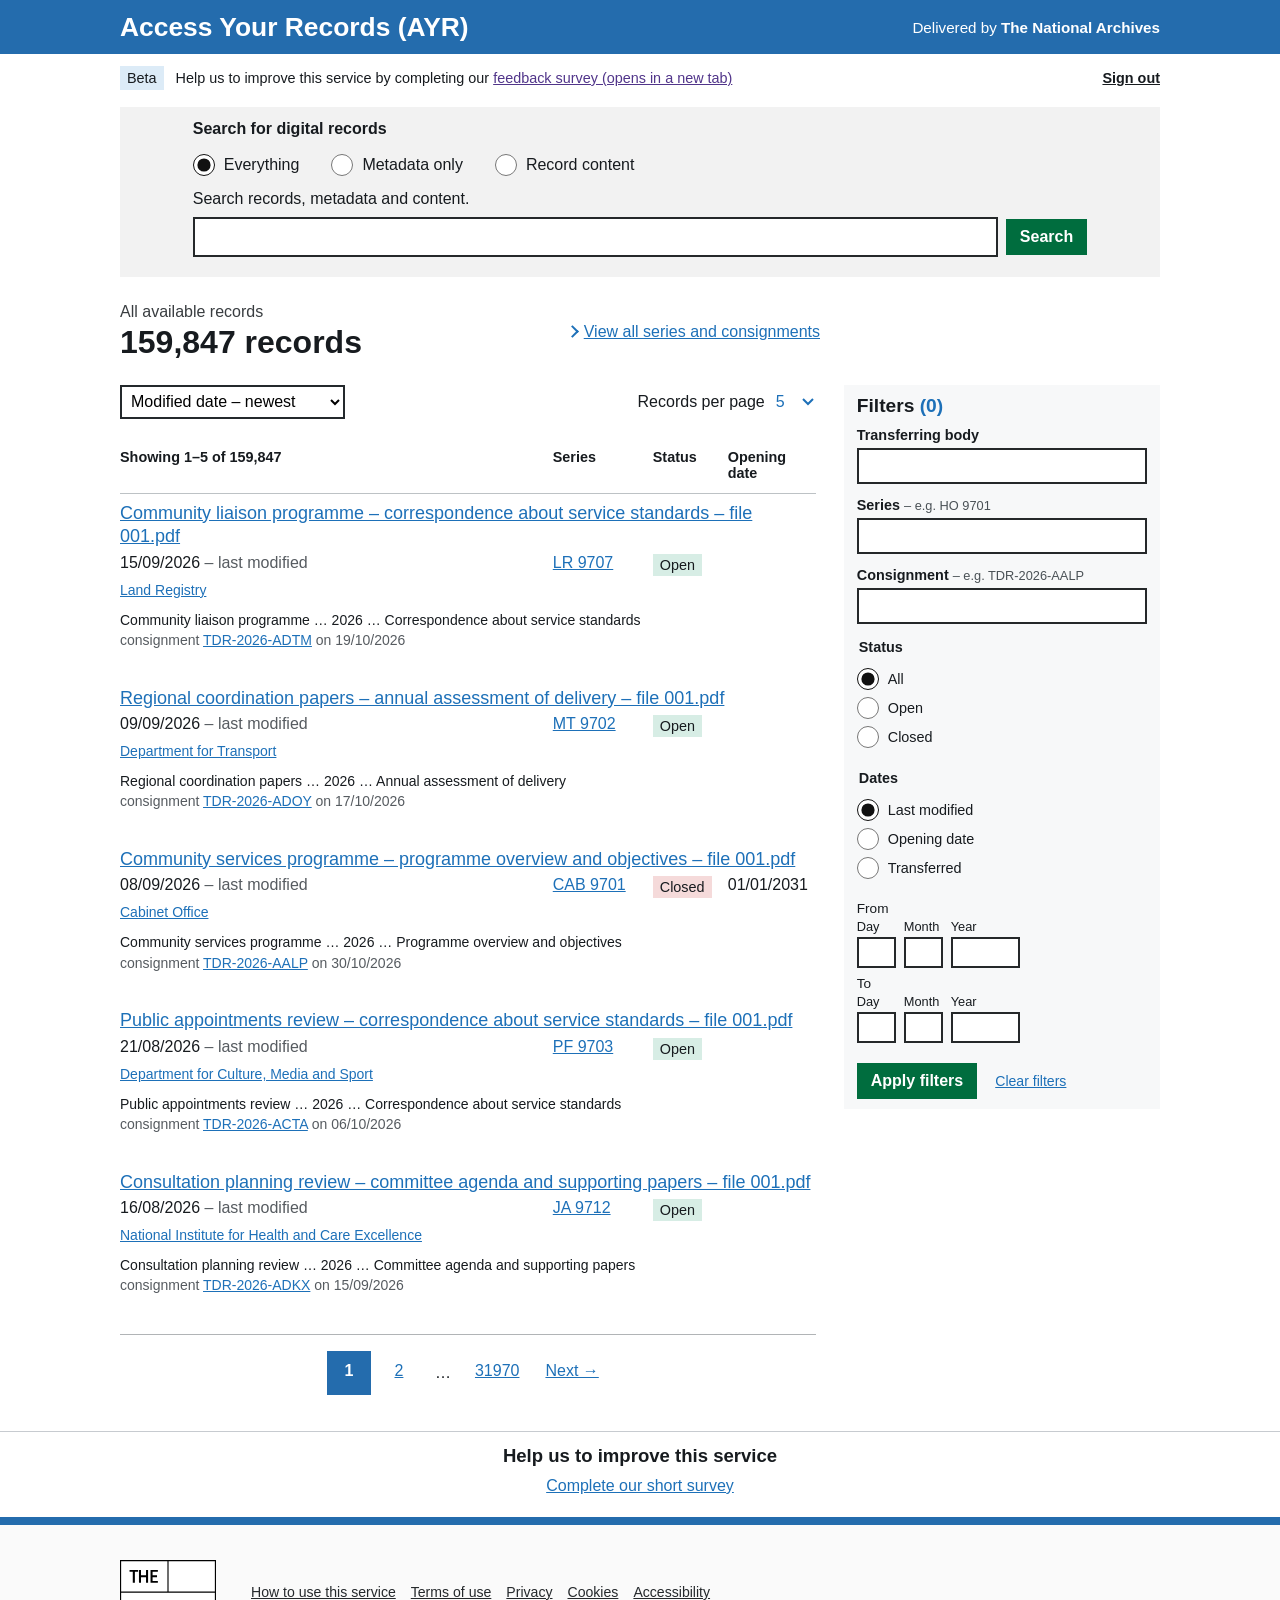
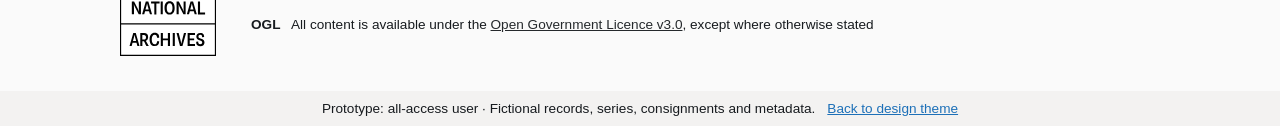
<file: ayr/series-and-consignments/v1/index.html>
<!doctype html><html lang="en"><head><meta charset="utf-8"><meta name="viewport" content="width=device-width,initial-scale=1"><title>Viewing series and consignments – AYR</title><link rel="stylesheet" href="style.css"></head><body><a class="sr-only" href="#main">Skip to main content</a>
<header class="masthead"><div class="container"><strong>Access Your Records (AYR)</strong><small>Delivered by <b>The National Archives</b></small></div></header>
<div class="container beta"><p><span class="beta-tag">Beta</span> &nbsp; Help us to improve this service by completing our <a href="#survey">feedback survey (opens in a new tab)</a></p><a class="signout" href="#" onclick="return false">Sign out</a></div>
<main class="container" id="main"></main><section class="survey" id="survey"><h2>Help us to improve this service</h2><a href="#survey" onclick="return false">Complete our short survey</a></section><footer class="footer"><div class="container"><img class="tna-mark" src="tna-square-logo.svg" alt="The National Archives" width="96" height="96"><div class="footer-content"><nav><a href="#" onclick="return false">How to use this service</a><a href="#" onclick="return false">Terms of use</a><a href="#" onclick="return false">Privacy</a><a href="#" onclick="return false">Cookies</a><a href="#" onclick="return false">Accessibility</a></nav><p><b>OGL</b> &nbsp; All content is available under the <a href="#" onclick="return false">Open Government Licence v3.0</a>, except where otherwise stated</p></div></div></footer>
<div class="prototype-note">Prototype: all-access user · Fictional records, series, consignments and metadata.<a href="../">Back to design theme</a></div><script src="data.js"></script><script src="app.js"></script></body></html>
</file>
<file: ayr/series-and-consignments/v1/style.css>
:root{font-family:Arial,Helvetica,sans-serif;color:#171b1f;font-size:16px;-webkit-text-size-adjust:100%;text-size-adjust:100%}*{box-sizing:border-box}body{margin:0;background:white}button,input,select{font:inherit}button{cursor:pointer}a,.link-button{color:#1d70b8;text-decoration:underline}.container{max-width:1080px;margin-inline:auto;padding-inline:20px}.masthead{background:#246cad;color:#fff}.masthead .container{min-height:54px;display:flex;align-items:center;justify-content:space-between;gap:20px}.masthead strong{font-size:1.65rem}.masthead small{font-size:.95rem}.beta{display:flex;align-items:center;justify-content:space-between;gap:16px;min-height:48px;font-size:.9rem}.beta-tag{background:#dcebf7;padding:4px 7px}.beta p{margin:0}.beta a{color:#51358a}.beta .signout{font-weight:bold;color:#171b1f;white-space:nowrap}.search-panel{background:#f2f2f2;padding:13px 7% 20px;margin-bottom:15px}.search-panel h1{font-size:1rem;margin:0 0 5px}.choices{border:0;padding:0;margin:0 0 20px;display:flex;gap:32px;flex-wrap:wrap}.choices label,.radio-row{display:flex;align-items:center;gap:9px;cursor:pointer}.choices input,.radio-row input{width:22px;height:22px;margin:0;accent-color:#111}.hint{display:block;margin-bottom:8px}.form-line{display:flex;align-items:stretch;gap:8px}.form-line input{border:2px solid #25282a;background:#fff;min-width:0;flex:1;padding:8px;height:40px}.green{background:#006d3e;border:0;color:#fff;font-weight:bold;padding:8px 14px;min-height:36px}.green:hover{background:#00572f}.applied{display:flex;align-items:center;flex-wrap:wrap;gap:8px 15px;margin-top:14px}.applied:empty{display:none}.chip-item{display:inline-flex;align-items:center;gap:7px;max-width:100%;flex-wrap:wrap}.chip-label{color:#41464a;font-size:.9rem;white-space:nowrap}.chip{border:1px solid #1d70b8;color:#1d70b8;background:white;white-space:normal;overflow-wrap:anywhere;padding:5px 8px;display:flex;align-items:center;gap:12px}.chip:hover{background:#eaf2f8}.clear-search{border:0;background:none;color:#1d70b8;text-decoration:underline;padding:5px}.add-term-row{text-align:center;margin-top:9px}.add-term{border:0;background:none;color:#1d70b8;text-decoration:underline;padding:3px}.add-term[hidden]{display:none}.org{font-size:1.05rem;margin:0 0 2px;color:#393d40}.count{font-size:2rem;margin:0 0 13px;line-height:1.15}.toolbar{display:flex;align-items:center;gap:40px;margin-bottom:22px}.toolbar select{border:2px solid #24292c;border-radius:0;background:#fff;padding:5px;min-height:34px}.toolbar #sort{min-width:225px}.page-size{display:flex;align-items:center;gap:8px}.page-size select{appearance:none;border:0;color:#1d70b8;width:43px;min-width:0;padding:5px 16px 5px 3px;cursor:pointer;background:#fff url("data:image/svg+xml,%3Csvg xmlns='http://www.w3.org/2000/svg' width='12' height='8' viewBox='0 0 12 8'%3E%3Cpath fill='none' stroke='%231d70b8' stroke-width='2' d='m1 1 5 5 5-5'/%3E%3C/svg%3E") no-repeat right 2px center}.results-grid{display:grid;grid-template-columns:minmax(0,2.2fr) minmax(250px,1fr);gap:28px}.list-head{display:grid;grid-template-columns:minmax(0,1fr) 125px 65px 100px;gap:10px;padding:8px 0 12px;border-bottom:1px solid #bdc2c5;font-size:.9rem}.record{padding:8px 0 22px}#list .record-title{display:block;font-size:18px;line-height:1.3;font-weight:normal;margin-bottom:5px}.excerpt{margin:7px 0 0;font-size:16px;line-height:1.3}.excerpt mark{background:#ffe39a;color:inherit;padding:0 1px}.record-fields{display:grid;grid-template-columns:minmax(0,1fr) 125px 65px 100px;gap:10px;align-items:start;font-size:16px}.record-fields a{color:#1d70b8;font-size:16px}.mobile-meta{display:none}.record-fields .closure{display:contents}.status{display:inline-block;justify-self:start;width:max-content;padding:3px 7px;font-size:.9rem}.open{background:#d7ede5}.closed{background:#f5dada}.details{font-size:14px;margin-top:5px;line-height:1.32}.details>div{margin-bottom:2px}.muted{color:#565b60}.filters{background:#f7f8f9;align-self:start;padding:10px 13px}.filters h2{font-size:1.2rem;margin:0 0 10px}.filters h2 span{color:#1d70b8}.filter-field{display:block;margin-bottom:13px;font-size:.9rem;font-weight:bold}.filter-field input{display:block;width:100%;border:2px solid #25282a;height:32px;padding:4px;margin-top:5px;font-weight:normal}.filter-field em{font-size:.8rem;font-weight:normal;font-style:normal;color:#4a5156}.filter-group{border:0;padding:0;margin:15px 0}.filter-group legend{font-weight:bold;font-size:.9rem;margin-bottom:6px}.radio-row{margin:7px 0;font-size:.9rem}.date-label{font-size:.85rem;margin:8px 0 3px}.date-inputs{display:flex;gap:8px}.date-inputs label{font-size:.8rem}.date-inputs input{display:block;border:2px solid #25282a;padding:3px;width:39px;height:31px;margin-top:3px}.date-inputs label:last-child input{width:69px}.filter-actions{display:flex;align-items:center;gap:15px;margin-top:20px}.link-button{border:0;background:none;padding:3px;font-size:.88rem}.pagination[hidden]{display:none}.pagination{display:flex;justify-content:center;align-items:center;gap:6px;margin:28px 0 36px;flex-wrap:wrap}.pagination button{background:white;border:0;color:#1d70b8;text-decoration:underline;min-width:32px;min-height:38px;padding:6px 8px}.pagination button[aria-current="page"]{background:#246cad;color:white;text-decoration:none;font-weight:bold}.pagination button:disabled{color:#888;text-decoration:none;cursor:default}.pagination .ellipsis{padding:0 8px}.empty{padding:24px 0}.survey{border-top:1px solid #c7cbd0;text-align:center;padding:13px 20px 22px}.survey h2{font-size:1.16rem;margin:0 0 10px}.footer{border-top:8px solid #246cad;background:#fafafa;padding:35px 0;min-height:145px}.footer .container{display:flex;gap:35px;align-items:center}.tna-mark{display:block;width:96px;height:96px;flex:none}.footer nav{display:flex;flex-wrap:wrap;gap:15px;font-size:.88rem}.footer a{color:#25292c}.footer p{font-size:.85rem;margin:17px 0 0}.footer-content{min-width:0}button:focus-visible,select:focus-visible,a:focus-visible{outline:3px solid #ffdd00;outline-offset:0;box-shadow:0 0 0 2px #0b0c0c}input:focus-visible{outline:4px solid #ffdd00;outline-offset:0;box-shadow:inset 0 0 0 2px #0b0c0c}
@media(max-width:750px){.container{padding-inline:16px}.masthead .container{min-height:50px}.masthead strong{font-size:1.2rem}.masthead small{font-size:.75rem;text-align:right}.beta{font-size:.78rem}.search-panel{padding:18px}.choices{gap:8px 20px;margin-bottom:16px}.toolbar{gap:12px;flex-wrap:wrap}.results-grid{display:flex;flex-direction:column}.filters{order:2}.list-head{display:block}.list-head span:not(:first-child){display:none}.record-fields{display:flex;flex-direction:column;align-items:flex-start;gap:7px}.record-fields .opening:empty{display:none}.record-fields .closure{display:flex;align-items:center;gap:14px;flex-wrap:wrap}.mobile-meta{display:inline}.record{padding:8px 0 28px}.footer .container{align-items:start}.footer nav{gap:10px}}
@media(max-width:480px){.masthead small{display:none}.beta .signout{display:none}.form-line{flex-wrap:wrap}.form-line input{flex-basis:100%}.org{font-size:.95rem}.count{font-size:1.7rem}.footer .container{gap:16px}.tna-mark{width:72px;height:72px}}

#addTerm, #add, .add-term, .add-search-term { font-size: 18px; }

[hidden]{display:none!important}.sr-only{position:absolute;width:1px;height:1px;overflow:hidden;clip-path:inset(50%)}
.search-panel{margin-top:5px;margin-bottom:26px}.search-panel h2{font-size:1rem;margin:0 0 16px}.search-panel .choices{margin-bottom:14px}.search-panel .hint{margin:0 0 9px}.form-line{align-items:center}.form-line .clear-search{margin-left:12px;white-space:nowrap}.back-link{display:inline-flex;align-items:center;gap:5px;color:#171b1f;margin:0 0 27px;min-height:30px}.back-link:before{content:'';width:7px;height:7px;border-left:1.5px solid;border-bottom:1.5px solid;transform:rotate(45deg);margin-left:2px}.heading-row{display:flex;justify-content:space-between;align-items:center;gap:20px;max-width:700px;margin-bottom:24px}.heading-row .count{margin-bottom:0;font-size:2rem}.view-link{display:inline-flex;align-items:center;gap:7px;white-space:nowrap;min-height:36px}.view-link:before{content:'';width:7px;height:10px;border-right:2px solid #1d70b8;border-top:2px solid #1d70b8;transform:rotate(45deg);width:7px;height:7px}.org{font-size:1rem;margin-bottom:3px}.toolbar{gap:12px;justify-content:space-between}.sort-group,.page-size{display:flex;gap:8px;align-items:center}.secondary{border:0;border-bottom:2px solid #929698;background:#f3f2f1;padding:7px 12px;min-height:36px}.secondary:hover{background:#dbdad9}.browse-head,.browse-row{display:grid;grid-template-columns:minmax(0,1fr) 115px 115px;gap:16px}.browse-head{border-bottom:1px solid #b1b4b6;font-size:.9rem;padding:10px 0}.browse-row{padding:5px 0 24px;line-height:1.3;min-height:110px}.browse-row p{margin:2px 0}.browse-row .item-title{font-size:18px;display:inline-flex;align-items:center;min-height:36px}.browse-row .type{font-size:.85rem;color:#393d40}.numeric{text-align:right}.count-link{display:inline-flex;min-width:44px;min-height:44px;justify-content:center;align-items:center;margin:-2px -12px 0 0}.browse-row>.numeric:not(:has(a)){padding-top:11px}.browse-row .series-cell{padding-top:5px}.browse-row .series-cell a{display:inline-flex;min-height:36px;align-items:center}.details .body-link{display:inline-flex;min-height:28px}.record{padding-bottom:27px}.list-head,.record-fields{grid-template-columns:minmax(0,1fr) 90px 65px 88px}.filters{background:#f7f8f9}.filters .filter-field input{height:36px}.pagination{border-top:1px solid #b1b4b6;padding-top:16px;margin-top:10px}.page-context{margin:0 0 16px;line-height:1.5}.error{border-left:4px solid #d4351c;padding:10px;color:#d4351c;margin-bottom:15px}.detail-title{font-size:1.9rem;line-height:1.25;margin:0 0 25px;overflow-wrap:anywhere}.tabs{display:flex;gap:4px;border-bottom:1px solid #b1b4b6;margin-bottom:24px}.tabs button{background:#f3f2f1;border:1px solid #b1b4b6;border-bottom:0;padding:12px 18px;color:#1d70b8;text-decoration:underline}.tabs button[aria-selected=true]{background:white;color:#171b1f;text-decoration:none;font-weight:bold}.metadata{display:grid;grid-template-columns:180px 1fr;margin:0 0 40px}.metadata dt,.metadata dd{border-bottom:1px solid #b1b4b6;padding:14px 0;margin:0;line-height:1.4}.metadata dt{font-weight:bold}.document-viewer{background:#f3f2f1;padding:25px;margin-bottom:40px}.document-page{background:white;max-width:580px;margin:auto;padding:40px;min-height:470px;box-shadow:0 2px 5px #0002;line-height:1.65}.document-page h3{line-height:1.4}.document-page .stamp{color:#505a5f;font-size:.8rem;border-top:1px solid #b1b4b6;padding-top:20px;margin-top:35px}.prototype-note{background:#f3f2f1;font-size:.85rem;padding:10px 20px;text-align:center}.prototype-note a{margin-left:12px}.empty h3{margin-top:0}.mobile-count{display:none}.consignments .browse-head,.consignments .browse-row{grid-template-columns:minmax(0,1fr) 150px 72px}
@media(max-width:800px){.toolbar{flex-wrap:wrap}.heading-row{flex-wrap:wrap;gap:12px}.heading-row .count{font-size:1.8rem}.view-link{white-space:normal}.results-grid{grid-template-columns:minmax(0,1fr) 260px;gap:20px}.browse-head,.browse-row{grid-template-columns:minmax(0,1fr) 85px 65px;gap:8px}.consignments .browse-head,.consignments .browse-row{grid-template-columns:minmax(0,1fr) 110px 55px}.toolbar #sort{min-width:0;max-width:230px}}
@media(max-width:750px){.results-grid{display:flex}.filters{order:-1;width:100%;margin-bottom:18px}.filters summary{font-weight:bold;font-size:1.2rem;cursor:pointer}.filters details[open] summary{margin-bottom:15px}.filters h2{display:none}.form-line{flex-wrap:wrap}.form-line input{flex-basis:60%}.form-line .clear-search{margin-left:0}.heading-row{margin-bottom:16px}.toolbar{gap:10px}.browse-row{font-size:.9rem}.record-fields{display:flex}.list-head{display:block}.metadata{grid-template-columns:120px 1fr;gap:0 15px}.detail-title{font-size:1.5rem}.prototype-note{text-align:left}.document-page{padding:20px}.back-link{margin-bottom:15px}.masthead small{max-width:150px}}

.pagination a{background:white;border:0;color:#1d70b8;text-decoration:underline;min-width:44px;min-height:44px;padding:11px 10px;text-align:center}.pagination a[aria-current="page"]{background:#246cad;color:white;text-decoration:none;font-weight:bold}.browse-row .count-link:hover{background:#eaf2f8}.sr-only:focus{position:fixed;top:0;left:0;width:auto;height:auto;clip-path:none;background:#ffdd00;color:#0b0c0c;padding:10px;z-index:100}

/* Record details: shared service styling with metadata and arrangement columns. */
.record-page .detail-title{font-size:2rem;line-height:1.16;margin:5px 0 35px}
.record-tabs{border-bottom:0;margin:0;gap:5px;align-items:flex-end;padding-left:0}
.record-tabs button{font-size:1.1rem;font-weight:normal!important;color:#171b1f;padding:14px 18px;border:1px solid transparent;text-decoration:underline;position:relative}
.record-tabs button[aria-selected="true"]{border-color:#b1b4b6;border-bottom-color:white;background:white;margin-bottom:-1px;padding-top:18px;padding-bottom:18px;z-index:1;text-decoration:none}
.record-tab-panel{border:1px solid #b1b4b6;padding:18px 16px 36px;margin-bottom:45px}
.record-details-grid{display:grid;grid-template-columns:minmax(0,2.1fr) minmax(260px,1fr);gap:28px;align-items:start}
.record-details-grid h2{font-size:1.4rem;line-height:1.2;margin:0 0 10px}
.record-metadata{grid-template-columns:190px minmax(0,1fr);margin:0;border-top:1px solid #b1b4b6;font-size:.95rem;line-height:1.4}
.record-metadata dt,.record-metadata dd{padding:11px 0;overflow-wrap:anywhere}
.record-metadata dt{padding-right:16px}.record-metadata .status{font-size:.95rem}
.record-arrangement{background:#f3f2f1;margin-top:27px;padding:18px 18px 20px}
.record-arrangement h2{text-align:center;margin-bottom:22px}
.arrangement-path{list-style:none;padding:0 0 0 25px;margin:0;font-size:.95rem}
.arrangement-path li{position:relative;padding:0 0 20px 10px;line-height:1.4;overflow-wrap:anywhere}
.arrangement-path li:before{content:'';position:absolute;left:-18px;top:2px;width:13px;height:13px;border:3px solid #1d70b8;border-radius:50%;background:#f3f2f1;z-index:1}
.arrangement-path li:not(:last-child):after{content:'';position:absolute;top:15px;bottom:-4px;left:-12px;border-left:2px solid #1d70b8}
.arrangement-path li:last-child{padding-bottom:0}
.record-tab-panel .document-viewer{margin-bottom:0}
@media(max-width:850px){.record-details-grid{grid-template-columns:minmax(0,1.7fr) minmax(230px,1fr);gap:20px}.record-metadata{grid-template-columns:155px minmax(0,1fr)}}
@media(max-width:700px){.record-page .detail-title{font-size:1.6rem}.record-details-grid{display:block}.record-metadata{grid-template-columns:125px minmax(0,1fr);gap:0}.record-arrangement{margin-top:25px}.record-arrangement h2{text-align:left}.record-tab-panel{padding:16px 12px 24px}.record-tabs button{padding:12px;font-size:1rem}.record-tabs button[aria-selected="true"]{padding:16px 12px}}
</file>
